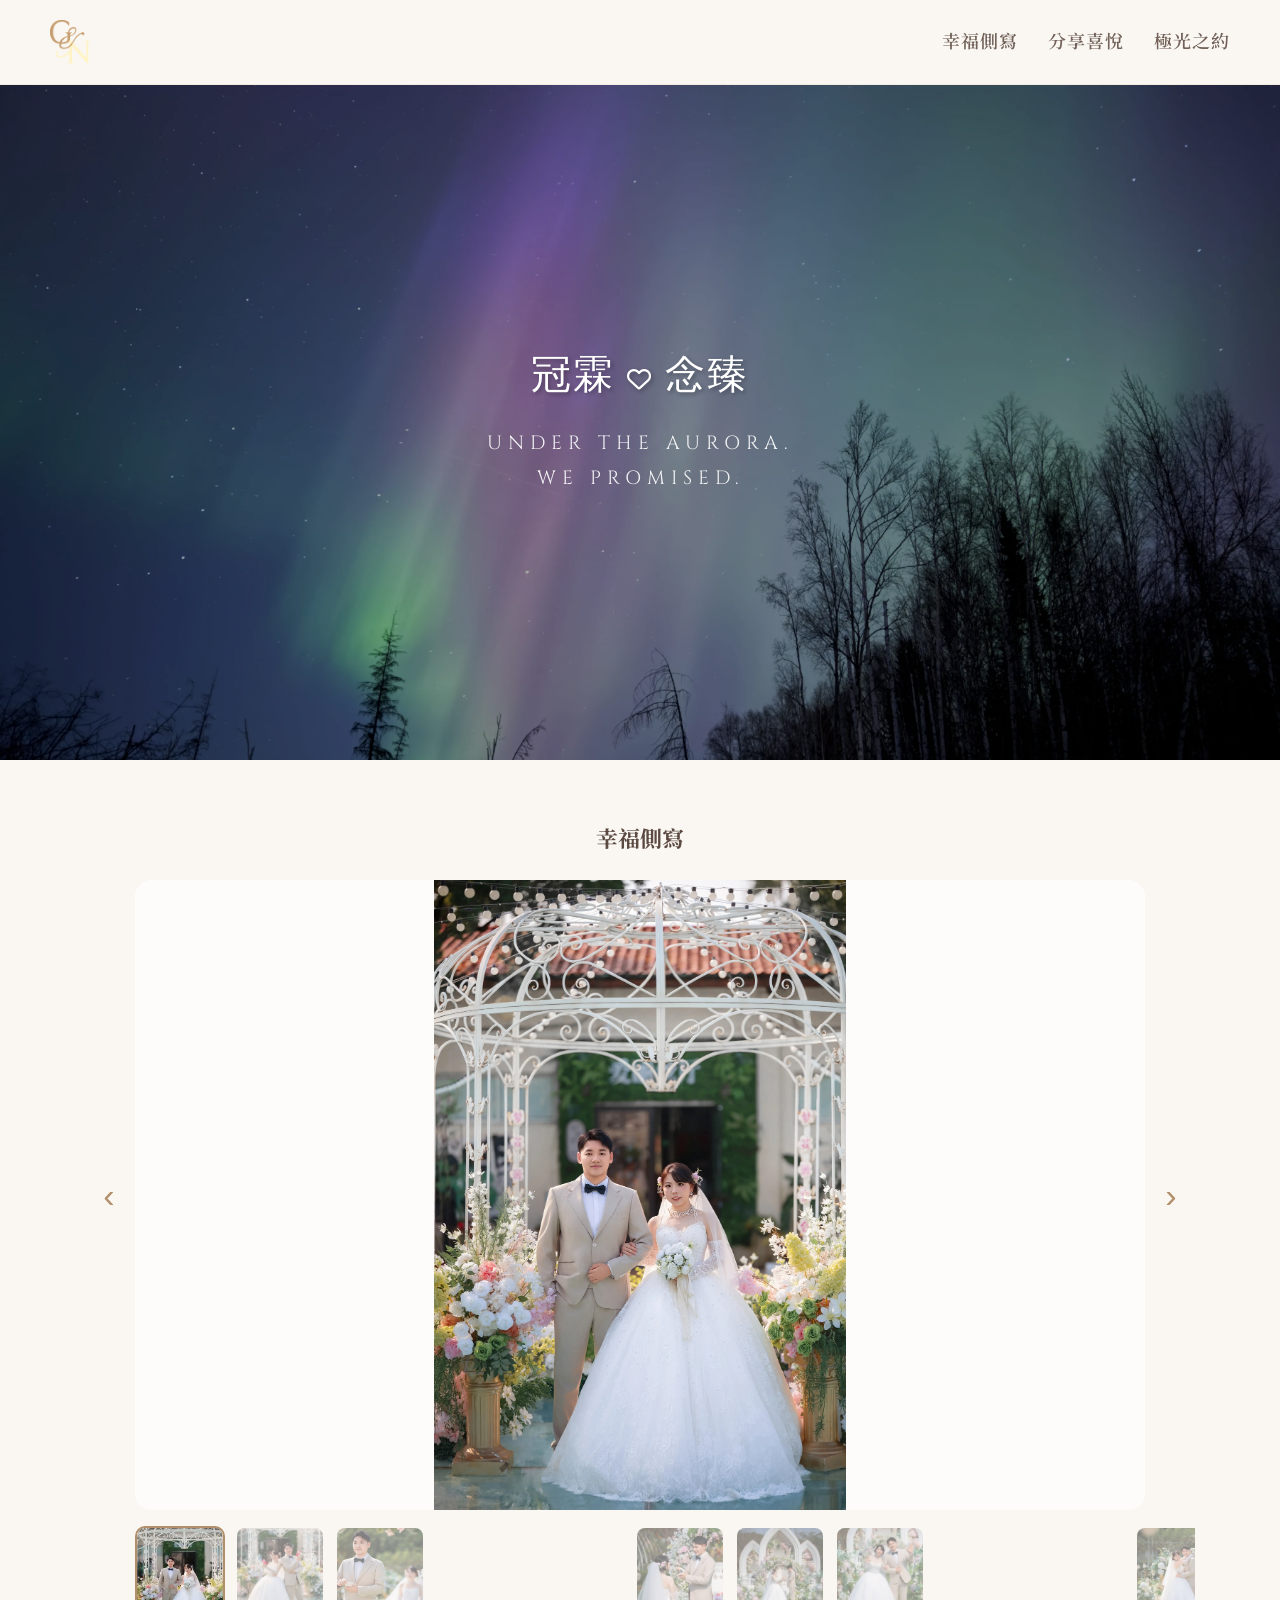
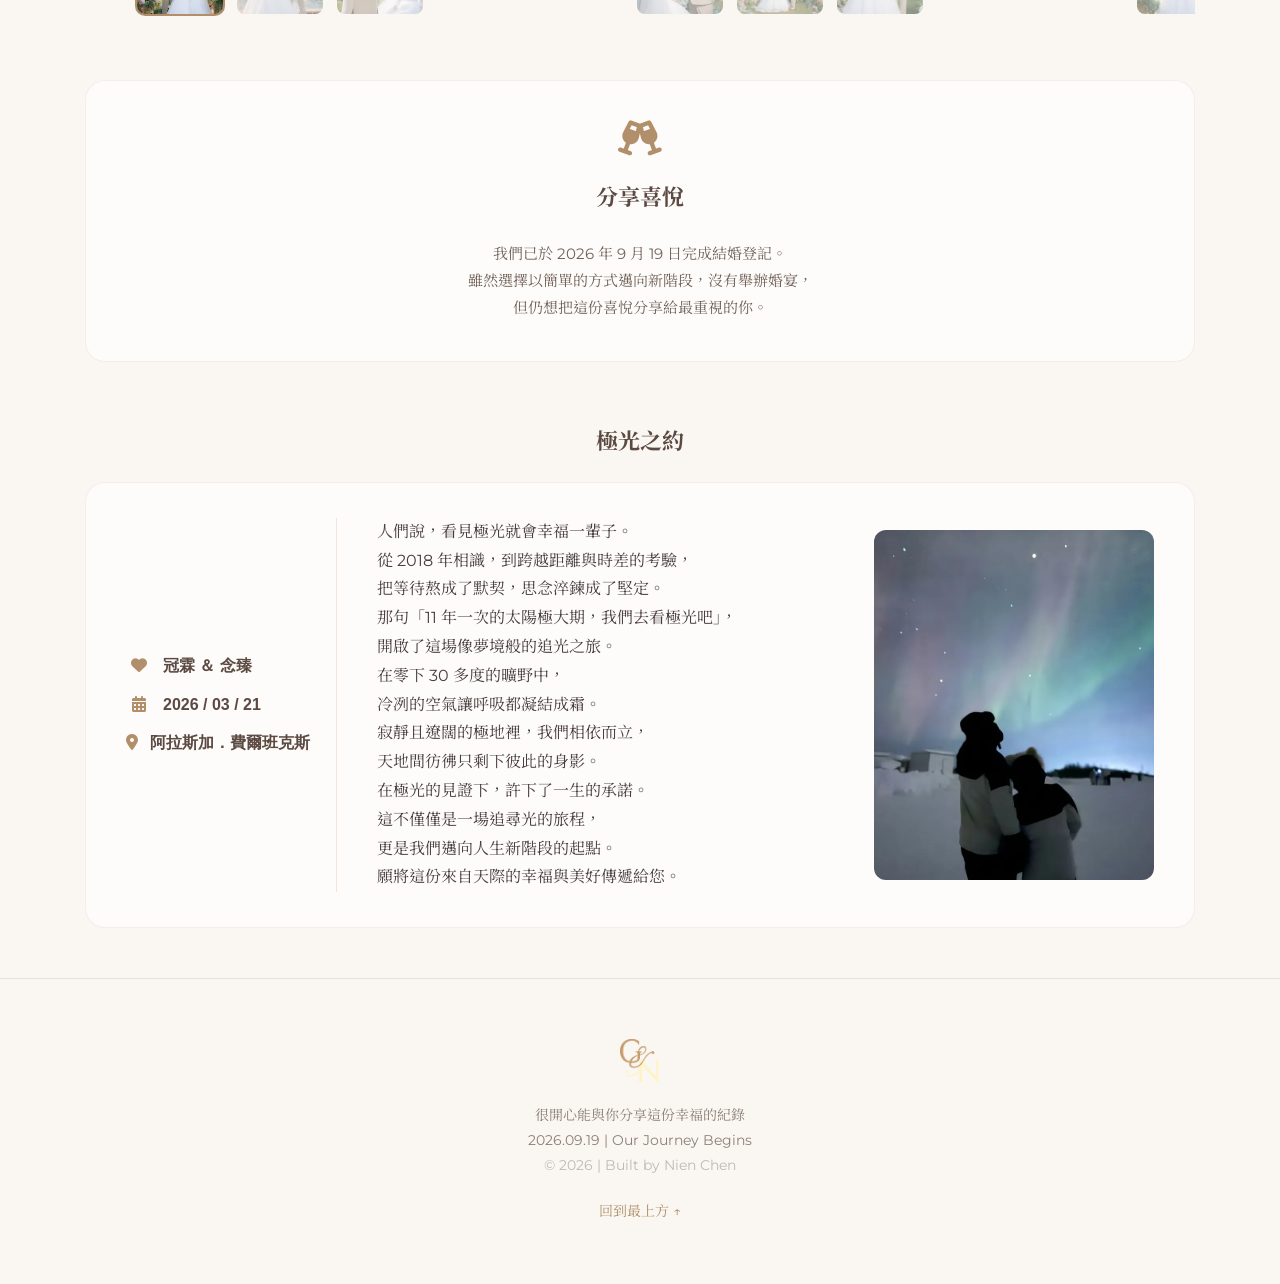
<file: index.html>
<!DOCTYPE html>
<html lang="zh-TW">
<head>
    <meta charset="UTF-8">
    <meta name="viewport" content="width=device-width, initial-scale=1.0">
    <title>冠霖 ＆ 念臻 ｜ 極光之約</title>
    <link href="https://fonts.googleapis.com/css2?family=Cinzel:wght@400;600;700&family=Noto+Serif+TC:wght@300;400;600;700&family=Montserrat:wght@300;400;500&display=swap" rel="stylesheet">
    <link rel="stylesheet" href="https://cdnjs.cloudflare.com/ajax/libs/font-awesome/6.5.1/css/all.min.css">
    <link rel="stylesheet" href="https://cdn.jsdelivr.net/npm/swiper@11/swiper-bundle.min.css"/>

    <style>
        /* ==================== 基礎 ==================== */
        * { box-sizing: border-box; margin: 0; padding: 0; }
        body { font-family: 'Montserrat', 'Noto Serif TC', serif; background-color: #faf7f2; color: #4a3e3d; line-height: 1.8; overflow-x: hidden; }
        .container { max-width: 1150px; margin: 0 auto; padding: 0 20px; }
        .section-title { font-size: 22px; margin: 40px 0 20px; text-align: center; color: #5c4a42; }

        /* ==================== Header ==================== */
        header { width: 100%; padding: 20px 50px; display: flex; justify-content: space-between; align-items: center; border-bottom: 1px solid rgba(224, 203, 189, 0.3); background: #faf7f2; }
        .logo img { width: 40px; height: auto; display: block; }
        nav { display: flex; gap: 30px; }
        nav a { text-decoration: none; color: #726259; font-size: 18px; font-weight: 600; transition: color 0.3s; letter-spacing: 1px; }
        nav a:hover { color: #b18f6a; }

        /* ==================== Hero ==================== */
        .hero-section { position: relative; width: 100%; height: 75vh; display: flex; flex-direction: column; justify-content: center; align-items: center; color: #fff; text-align: center; }
        .hero-bg { position: absolute; inset: 0; background: url('./aurora_1.webp') center/cover no-repeat; z-index: -1; }
        .hero-overlay { position: absolute; inset: 0; background: rgba(0, 0, 0, 0.35); z-index: 0; }
        .hero-content { position: relative; z-index: 1; padding: 20px; }
        .hero-names { font-family: 'Microsoft JhengHei', serif; font-size: 2.5rem; margin-bottom: 15px; letter-spacing: 2px; text-shadow: 2px 2px 4px rgba(0,0,0,0.3); }
        .hero-names i { font-size: 0.6em; display: inline-block; vertical-align: middle; }
        .hero-tagline { font-family: 'Cinzel', serif; font-size: 1.2rem; letter-spacing: 6px; margin-bottom: 10px; opacity: 0.9; }

        /* ==================== 喜餅介紹區塊（目前以註解停用，樣式保留） ==================== */
        .gift-section { margin: 35px auto; padding: 0; max-width: 800px; }
        .gift-note { background: rgba(255, 255, 255, 0.55); border: 1px dashed #d0c4ba; border-radius: 16px; padding: 25px 20px; text-align: center; }
        .gift-badge { display: inline-block; font-size: 0.85rem; color: #b18f6a; letter-spacing: 1px; margin-bottom: 6px; font-weight: 500; }
        .gift-title { font-size: 1.2rem; color: #4a4a4a; margin: 4px 0 8px 0; font-weight: 600; display: flex; align-items: center; justify-content: center; flex-wrap: wrap; gap: 6px; }
        .gift-title .brand-name { font-size: 0.95rem; color: #726259; font-weight: 500; }
        .gift-title .box-name { color: #b18f6a; font-weight: 700; font-size: 1.25rem; }
        .gift-quote { font-style: italic; font-size: 0.85rem; color: #7a7a7a; margin: 10px 0; font-family: 'Georgia', serif; }
        .gift-desc { font-size: 0.88rem; line-height: 1.75; color: #666; margin: 0; }

        /* ==================== 幸福側寫：主圖 ==================== */
        .gallery-message { font-size: 16px; text-align: center; color: #808080; }
        .gallery-top { max-width: 1400px; margin: 0 auto; padding: 20px 0 0; }
        .gallery-container { margin-bottom: 40px; }

        .gallery-main-wrap { position: relative; padding: 0 50px; }
        .gallery-main { width: 100%; }

        .gallery-item-link {
            display: flex; align-items: center; justify-content: center;
            width: 100%; height: clamp(360px, 70vh, 720px);
            border-radius: 16px; overflow: hidden;
            background: #fdfcfa;   /* 不透明（等同白色 60% 疊在頁面底色上），避免橫圖兩側的留白透出底下的照片 */
            cursor: zoom-in;
        }
        .gallery-item-link img { width: 100%; height: 100%; object-fit: contain; display: block; }

        .gallery-arrow {
            position: absolute; top: 50%; z-index: 10; transform: translateY(-50%);
            width: 40px; height: 40px; border: 0; border-radius: 50%;
            background: transparent; color: #b18f6a; font-size: 34px; line-height: 1;
            display: flex; align-items: center; justify-content: center; cursor: pointer;
            -webkit-tap-highlight-color: transparent;
        }
        .gallery-arrow:hover { background: rgba(177, 143, 106, 0.12); }
        .gallery-prev { left: 4px; }
        .gallery-next { right: 4px; }

        /* ==================== 幸福側寫：縮圖 ==================== */
        .gallery-thumbs { width: 100%; padding: 16px 50px 4px; }
        .gallery-thumbs .swiper-slide {
            width: 90px; height: 90px;
            border-radius: 10px; overflow: hidden; cursor: pointer;
            border: 2px solid transparent; opacity: 0.5;
            transition: opacity 0.25s ease, border-color 0.25s ease;
        }
        .gallery-thumbs .swiper-slide:hover { opacity: 0.85; }
        .gallery-thumbs .swiper-slide.is-active { opacity: 1; border-color: #b18f6a; }
        .gallery-thumbs img { width: 100%; height: 100%; object-fit: cover; display: block; }

        /* ==================== 全螢幕檢視器 ==================== */
        .viewer {
            position: fixed; inset: 0; z-index: 9999; background: rgba(40, 32, 31, 0.96);
            visibility: hidden; opacity: 0; pointer-events: none; overscroll-behavior: contain;
            transition: opacity 0.2s ease, visibility 0s linear 0.2s;
        }
        .viewer.open { visibility: visible; opacity: 1; pointer-events: auto; transition: opacity 0.2s ease; }
        .viewer-stage { position: absolute; inset: 0; display: flex; align-items: center; justify-content: center; overflow: hidden; touch-action: none; }
        .viewer-stage img {
            max-width: 100%; max-height: 100%; object-fit: contain;
            user-select: none; -webkit-user-drag: none;
        }
        .viewer-btn {
            position: absolute; z-index: 20; border: 0; border-radius: 50%;
            background: rgba(255, 255, 255, 0.18); color: #fff; cursor: pointer;
            display: flex; align-items: center; justify-content: center;
            -webkit-tap-highlight-color: transparent;
        }
        .viewer-btn:hover { background: rgba(255, 255, 255, 0.32); }
        .viewer-close { right: 16px; top: calc(12px + env(safe-area-inset-top, 0px)); width: 44px; height: 44px; font-size: 22px; }
        .viewer-nav { top: 50%; transform: translateY(-50%); width: 48px; height: 48px; font-size: 30px; padding-bottom: 4px; }
        .viewer-prev { left: 14px; }
        .viewer-next { right: 14px; }
        .viewer-count {
            position: absolute; z-index: 20; left: 0; right: 0; bottom: calc(16px + env(safe-area-inset-bottom, 0px));
            text-align: center; color: #fff; font-size: 14px; letter-spacing: 2px; pointer-events: none;
        }

        /* ==================== 故事卡片 ==================== */
        .story-card { background: rgba(255, 255, 255, 0.6); padding: 20px; border-radius: 20px; border: 1px solid rgba(228, 203, 189, 0.3); }
        #announcement .story-card { display: block; text-align: center; padding: 40px 20px; }
        #announcement .story-card i { margin: 0 auto 20px auto; font-size: 35px; color: #b18f6a; }
        .story-info { display: flex; flex-direction: column; gap: 15px; padding-bottom: 20px; border-bottom: 1px solid rgba(228, 203, 189, 0.3); margin-bottom: 20px; }
        .info-item { display: flex; align-items: center; gap: 12px; }
        .info-icon { color: #b18f6a; width: 25px; text-align: center; }
        .info-text p { font-size: 16px; color: #5c4a42; font-weight: 600; font-family: -apple-system, BlinkMacSystemFont, "Segoe UI", Roboto, "Microsoft JhengHei", sans-serif; white-space: nowrap; }
        .story-content { white-space: nowrap; }
        .story-frame { width: 100%; margin-top: 20px; border-radius: 12px; overflow: hidden; aspect-ratio: 1 / 1; }
        .story-frame img { width: 100%; height: 100%; object-fit: cover; display: block; }

        /* 電腦版 (>= 1100px)：三欄橫向排版 */
        @media (min-width: 1100px) {
            .story-card { display: grid; grid-template-columns: 180px 1px auto 280px; gap: 30px; align-items: center; padding: 35px 40px; }
            .story-info { border-bottom: 0; justify-content: center; gap: 10px; margin-bottom: 0; padding-bottom: 0; }
            .divider { display: block; background-color: rgba(228, 203, 189, 0.5); width: 1px; height: 100%; }
            .story-content { padding: 0 10px; display: flex; flex-direction: column; justify-content: center; }
            .story-frame { margin-top: 0; width: 280px; aspect-ratio: 4 / 5; max-height: 380px; }
        }

        /* 窄螢幕 (< 1100px)：轉為單欄 */
        @media (max-width: 1099px) {
            .divider { display: none; }
            .story-card { display: flex; flex-direction: column; align-items: center; text-align: center; padding: 30px 20px; }
            .story-info { border-bottom: 1px solid rgba(228, 203, 189, 0.3); padding-bottom: 15px; margin-bottom: 15px; width: 100%; align-items: center; }
            .story-content { white-space: normal; text-align: center; }
            .story-frame { width: 100%; max-width: 320px; margin-top: 20px; }
        }

        /* 手機 (< 768px) */
        @media (max-width: 767px) {
            header { padding: 16px 20px; }
            nav { gap: 16px; }
            nav a { font-size: 15px; }
            .gallery-main-wrap { padding: 0 24px; }
            .gallery-item-link { height: clamp(300px, 60vh, 520px); }
            .gallery-arrow { width: 32px; height: 32px; font-size: 28px; }
            .gallery-prev { left: -2px; }
            .gallery-next { right: -2px; }
            .gallery-thumbs { padding: 12px 20px 4px; }
            .gallery-thumbs .swiper-slide { width: 64px; height: 64px; }
            .viewer-nav { width: 40px; height: 40px; font-size: 26px; }
            .viewer-prev { left: 8px; }
            .viewer-next { right: 8px; }
        }
    </style>
</head>

<body>
    <header>
        <section id="logo">
            <a href="#" class="logo"><img src="./logo.png" alt="logo"></a>
        </section>
        <nav>
            <a href="#gallery">幸福側寫</a>
            <a href="#announcement">分享喜悅</a>
            <a href="#story">極光之約</a>
            <!--<a href="#gift-box">關於禮盒</a>-->
        </nav>
    </header>

    <section class="hero-section">
        <div class="hero-bg"></div>
        <div class="hero-overlay"></div>
        <div class="hero-content">
            <div class="hero-names">冠霖 <i class="fa-regular fa-heart"></i> 念臻</div>
            <div class="hero-tagline">UNDER THE AURORA.<br class="mobile-break"> WE PROMISED.</div>
        </div>
    </section>

    <div class="container">

        <!-- 幸福側寫 -->
        <section id="gallery" class="gallery-top">
            <h2 class="section-title">幸福側寫</h2>
            <!-- <h4 class="gallery-message">♡ 婚紗照製作中，Coming Soon...♡</h4>-->
            <div class="gallery-container">
                <!-- 主圖：永遠一次一張 -->
                <div class="gallery-main-wrap">
                    <div class="swiper gallery-main">
                        <div class="swiper-wrapper" id="main-wrapper"></div>
                    </div>
                    <button type="button" class="gallery-arrow gallery-prev" id="gallery-prev" aria-label="上一張">‹</button>
                    <button type="button" class="gallery-arrow gallery-next" id="gallery-next" aria-label="下一張">›</button>
                </div>
                <!-- 縮圖滾軸 -->
                <div class="swiper gallery-thumbs">
                    <div class="swiper-wrapper" id="thumbs-wrapper"></div>
                </div>
            </div>
        </section>

        <section id="announcement" style="margin: 60px 0;">
            <div class="story-card">
                <i class="fa-solid fa-champagne-glasses"></i>
                <h3 style="font-family: 'Noto Serif TC', serif; font-size: 22px; color: #5c4a42; margin-bottom: 25px;">分享喜悅</h3>
                <p style="font-size: 15px; color: #726259; line-height: 1.8; max-width: 550px; margin: 0 auto;">
                    我們已於 2026 年 9 月 19 日完成結婚登記。<br>
                    雖然選擇以簡單的方式邁向新階段，沒有舉辦婚宴，<br>
                    但仍想把這份喜悅分享給最重視的你。<br>
                </p>
            </div>
        </section>

        <section id="story">
            <h2 class="section-title">極光之約</h2>
            <div class="story-card">
                <div class="story-info">
                    <div class="info-item"><div class="info-icon"><i class="fa-solid fa-heart"></i></div><div class="info-text"><p>冠霖 ＆ 念臻</p></div></div>
                    <div class="info-item"><div class="info-icon"><i class="fa-solid fa-calendar-days"></i></div><div class="info-text"><p>2026 / 03 / 21</p></div></div>
                    <div class="info-item"><div class="info-icon"><i class="fa-solid fa-location-dot"></i></div><div class="info-text"><p>阿拉斯加．費爾班克斯</p></div></div>
                </div>
                <div class="divider"></div>
                <div class="story-content">
                    <p>人們說，看見極光就會幸福一輩子。<br>
                        從 2018 年相識，到跨越距離與時差的考驗，<br>
                        把等待熬成了默契，思念淬鍊成了堅定。<br>
                        <span style="white-space: nowrap;">那句「11 年一次的太陽極大期，我們去看極光吧」，</span><br>
                        開啟了這場像夢境般的追光之旅。<br>
                        在零下 30 多度的曠野中，<br>
                        冷冽的空氣讓呼吸都凝結成霜。<br>
                        寂靜且遼闊的極地裡，我們相依而立，<br>
                        天地間彷彿只剩下彼此的身影。<br>
                        在極光的見證下，許下了一生的承諾。<br>
                        這不僅僅是一場追尋光的旅程，<br>
                        更是我們邁向人生新階段的起點。<br>
                        願將這份來自天際的幸福與美好傳遞給您。
                    </p>
                </div>
                <div class="story-frame"><img src="aurora_2.webp" alt="故事照" loading="lazy"></div>
            </div>
        </section>

       <!-- <section id="gift-box" class="gift-section">
            <div class="gift-note">
                <div class="gift-header">
                    <span class="gift-badge">♡ 關於我們的禮盒 ♡</span>
                    <h3 class="gift-title">卡柏蒂 CUPETIT ─《極光之約》</h3>
                    <span class="gift-brand">與數位藝術家 Damonxart 聯名創作</span>
                </div>

                <div class="gift-body">
                    <p class="gift-quote">“ When lights dance above, hearts find their way. ”</p>
                    <p class="gift-desc">
                        以極光的色彩與幾何光影交織，<br>構築超越現實的浪漫宇宙。<br>
                        宛如一封寫給宇宙的情書，<br>紀錄專屬於這座星空下的浪漫語境。
                    </p>
                </div>
            </div>
        </section>-->
    </div>

    <footer style="display: flex; flex-direction: column; align-items: center; text-align: center; padding: 60px 20px; color: #726259; border-top: 1px solid rgba(224, 203, 189, 0.5); margin-top: 50px;">
        <a href="#" class="logo" style="display: block; margin-bottom: 20px;">
            <img src="./logo.png" alt="logo" style="display: block;">
        </a>
        <p style="font-size: 14px; opacity: 0.8; margin-bottom: 20px;">
        很開心能與你分享這份幸福的紀錄<br>
        2026.09.19 | Our Journey Begins<br>
        <span style="color: #ADADAD;">© 2026 | Built by Nien Chen</span>
        </p>
        <a href="#logo" style="color: #b18f6a; text-decoration: none; font-size: 14px;">回到最上方 ↑</a>
    </footer>

    <!-- 全螢幕照片檢視器 -->
    <div class="viewer" id="viewer" aria-hidden="true">
        <div class="viewer-stage" id="viewer-stage">
            <img id="viewer-img" alt="" draggable="false">
        </div>
        <button type="button" class="viewer-btn viewer-close" id="viewer-close" aria-label="關閉">✕</button>
        <button type="button" class="viewer-btn viewer-nav viewer-prev" id="viewer-prev" aria-label="上一張">‹</button>
        <button type="button" class="viewer-btn viewer-nav viewer-next" id="viewer-next" aria-label="下一張">›</button>
        <div class="viewer-count" id="viewer-count"></div>
    </div>

    <script src="https://cdn.jsdelivr.net/npm/swiper@11/swiper-bundle.min.js"></script>
    <script>
    (function () {
        'use strict';

        /* ==================== 設定 ==================== */
        const TOTAL = 20;                             // 照片張數（./pic/pic1.webp ~ pic20.webp）
        const SLIDE_MS = 600;                         // 主圖換張動畫時間
        const photo = i => `./pic/pic${i + 1}.webp`;        // 大圖（主圖、放大檢視）
        const thumb = i => `./pic/thumb/pic${i + 1}.webp`;  // 小圖（縮圖列），找不到時自動改用大圖
        const $ = id => document.getElementById(id);

        /* ==================== 1. 渲染主圖與縮圖 ==================== */
        let mainHTML = '', thumbsHTML = '';
        for (let i = 0; i < TOTAL; i++) {
            mainHTML += `
                <div class="swiper-slide">
                    <a href="${photo(i)}" class="gallery-item-link" data-index="${i}">
                        <img src="${photo(i)}" alt="回憶 ${i + 1}" decoding="async"${i === 0 ? '' : ' loading="lazy"'}>
                    </a>
                </div>`;
            thumbsHTML += `
                <div class="swiper-slide" data-index="${i}">
                    <img src="${thumb(i)}" alt="縮圖 ${i + 1}" loading="lazy" decoding="async"
                         onerror="this.onerror=null;this.src='${photo(i)}'">
                </div>`;
        }
        $('main-wrapper').innerHTML = mainHTML;
        $('thumbs-wrapper').innerHTML = thumbsHTML;

        /* ==================== 2. 主圖輪播（無限循環、一次一張） ==================== */
        const mainSwiper = new Swiper('.gallery-main', {
            loop: true,
            slidesPerView: 1,
            spaceBetween: 20,
            speed: SLIDE_MS
        });

        const thumbsSwiper = new Swiper('.gallery-thumbs', {
            slidesPerView: 'auto',
            spaceBetween: 10,
            freeMode: true
        });

        const thumbEls = document.querySelectorAll('.gallery-thumbs .swiper-slide');
        let jumping = false;

        function highlightThumb(idx) {
            thumbEls.forEach((el, i) => el.classList.toggle('is-active', i === idx));
            thumbsSwiper.slideTo(idx, 300);
        }
        mainSwiper.on('slideChange', () => highlightThumb(mainSwiper.realIndex));
        highlightThumb(0);

        /* 左右箭頭 */
        $('gallery-prev').addEventListener('click', () => { if (!jumping) mainSwiper.slidePrev(SLIDE_MS); });
        $('gallery-next').addEventListener('click', () => { if (!jumping) mainSwiper.slideNext(SLIDE_MS); });

        /* 點縮圖：永遠以「往下一張」的方向滑過去（不倒退、不經過中間的照片） */
        async function goForwardTo(target) {
            const cur = mainSwiper.realIndex;
            if (jumping || target === cur) return;

            if ((target - cur + TOTAL) % TOTAL === 1) {   // 剛好是下一張
                mainSwiper.slideNext(SLIDE_MS);
                return;
            }

            jumping = true;
            highlightThumb(target);

            // 先確定目標照片已載入，避免滑進來時是空白
            const pre = new Image();
            pre.src = photo(target);
            try { await pre.decode(); } catch (e) { /* 載入失敗就照常繼續 */ }

            const host = document.querySelector('.gallery-main');
            const step = mainSwiper.width + 20;           // 20 = spaceBetween
            const source = document.querySelector(
                `.gallery-main .swiper-slide:not(.swiper-slide-duplicate) a[data-index="${target}"]`
            );

            // 在主圖上疊一層目標照片從右邊滑進來，目前這張同步往左滑出
            const overlay = document.createElement('div');
            overlay.style.cssText = 'position:absolute;inset:0;z-index:5;pointer-events:none;';
            overlay.appendChild(source.cloneNode(true));
            host.appendChild(overlay);

            const ease = 'cubic-bezier(0.22, 0.61, 0.36, 1)';
            mainSwiper.wrapperEl.animate(
                [{ translate: '0px 0px' }, { translate: `${-step}px 0px` }],
                { duration: SLIDE_MS, easing: ease }
            );
            const anim = overlay.animate(
                [{ transform: `translateX(${step}px)` }, { transform: 'translateX(0)' }],
                { duration: SLIDE_MS, easing: ease, fill: 'forwards' }
            );

            // 結束後在覆蓋圖底下悄悄切到真正的那一張，再移除覆蓋圖
            anim.onfinish = () => {
                mainSwiper.slideToLoop(target, 0, false);
                requestAnimationFrame(() => requestAnimationFrame(() => {
                    overlay.remove();
                    jumping = false;
                    highlightThumb(mainSwiper.realIndex);
                }));
            };
        }
        thumbEls.forEach((el, i) => el.addEventListener('click', () => goForwardTo(i)));

        /* ==================== 3. 全螢幕檢視器 ==================== */
        const viewer = $('viewer');
        const stage = $('viewer-stage');
        const vImg = $('viewer-img');
        const vCount = $('viewer-count');

        let vIndex = 0;                 // 目前檢視的照片
        let scale = 1, tx = 0, ty = 0;  // 縮放與位移

        const clamp = (v, min, max) => Math.max(min, Math.min(max, v));

        function applyTransform() {
            vImg.style.transform = `translate(${tx}px, ${ty}px) scale(${scale})`;
        }
        function limitPan() {
            const maxX = Math.max(0, (vImg.clientWidth * scale - stage.clientWidth) / 2);
            const maxY = Math.max(0, (vImg.clientHeight * scale - stage.clientHeight) / 2);
            tx = clamp(tx, -maxX, maxX);
            ty = clamp(ty, -maxY, maxY);
        }
        function resetZoom() {
            scale = 1; tx = 0; ty = 0;
            applyTransform();
        }
        function preload(i) { new Image().src = photo((i + TOTAL) % TOTAL); }

        function showPhoto(i, dir) {
            vIndex = i;
            vImg.src = photo(i);
            vImg.alt = `回憶 ${i + 1}`;
            vCount.textContent = `${i + 1} / ${TOTAL}`;
            resetZoom();
            if (dir) {
                vImg.animate(
                    [{ opacity: 0, transform: `translateX(${dir * 60}px)` }, { opacity: 1, transform: 'translateX(0)' }],
                    { duration: 220, easing: 'ease-out' }
                );
            }
            preload(i + 1);
            preload(i - 1);
        }
        function step(dir) { showPhoto((vIndex + dir + TOTAL) % TOTAL, dir); }

        async function openViewer(i) {
            showPhoto(i, 0);
            try { await vImg.decode(); } catch (e) { /* 解碼失敗就照常顯示 */ }
            viewer.classList.add('open');
            viewer.setAttribute('aria-hidden', 'false');
        }
        function closeViewer() {
            viewer.classList.remove('open');
            viewer.setAttribute('aria-hidden', 'true');
            const i = vIndex;
            if (i !== mainSwiper.realIndex) {             // 淡出結束後才同步主圖，避免動畫期間重排
                setTimeout(() => mainSwiper.slideToLoop(i, 0), 220);
            }
        }

        /* 點主圖開啟檢視器（含循環複製出來的頁面） */
        document.querySelector('.gallery-main').addEventListener('click', e => {
            const link = e.target.closest('a.gallery-item-link');
            if (!link) return;
            e.preventDefault();
            openViewer(Number(link.dataset.index));
        });

        /* 按鈕與鍵盤 */
        $('viewer-close').addEventListener('click', closeViewer);
        $('viewer-prev').addEventListener('click', () => step(-1));
        $('viewer-next').addEventListener('click', () => step(1));
        document.addEventListener('keydown', e => {
            if (!viewer.classList.contains('open')) return;
            if (e.key === 'Escape') closeViewer();
            else if (e.key === 'ArrowLeft') step(-1);
            else if (e.key === 'ArrowRight') step(1);
        });

        /* 手勢：單指左右滑＝換張、雙指＝縮放、放大後單指＝拖曳、連點兩下＝放大/還原 */
        const pointers = new Map();
        let gesture = null;
        let lastTapTime = 0;

        function beginGesture() {
            const pts = [...pointers.values()];
            gesture = {
                count: pts.length,
                time: Date.now(),
                x: pts[0].x, y: pts[0].y,
                dx: 0, dy: 0,
                tx, ty, scale,
                dist: pts.length >= 2 ? Math.hypot(pts[0].x - pts[1].x, pts[0].y - pts[1].y) : 0,
                moved: false
            };
        }

        function toggleZoom(cx, cy) {
            if (scale > 1) { resetZoom(); return; }
            const r = stage.getBoundingClientRect();
            scale = 2.5;
            tx = (r.left + r.width / 2 - cx) * (scale - 1);
            ty = (r.top + r.height / 2 - cy) * (scale - 1);
            limitPan();
            applyTransform();
        }

        stage.addEventListener('pointerdown', e => {
            stage.setPointerCapture(e.pointerId);
            pointers.set(e.pointerId, { x: e.clientX, y: e.clientY });
            beginGesture();
        });

        stage.addEventListener('pointermove', e => {
            if (!pointers.has(e.pointerId) || !gesture) return;
            pointers.set(e.pointerId, { x: e.clientX, y: e.clientY });
            const pts = [...pointers.values()];

            if (pts.length >= 2) {                         // 雙指縮放
                const d = Math.hypot(pts[0].x - pts[1].x, pts[0].y - pts[1].y);
                scale = clamp(gesture.scale * d / (gesture.dist || d), 1, 4);
                limitPan();
                applyTransform();
                gesture.moved = true;
            } else {                                       // 單指
                gesture.dx = pts[0].x - gesture.x;
                gesture.dy = pts[0].y - gesture.y;
                if (Math.hypot(gesture.dx, gesture.dy) > 8) gesture.moved = true;
                if (scale > 1) {                           // 放大後拖曳
                    tx = gesture.tx + gesture.dx;
                    ty = gesture.ty + gesture.dy;
                    limitPan();
                    applyTransform();
                }
            }
        });

        function endPointer(e, cancelled) {
            if (!pointers.has(e.pointerId)) return;
            pointers.delete(e.pointerId);

            if (pointers.size > 0) {                       // 還有手指在螢幕上，重新計算基準
                beginGesture();
                gesture.moved = true;
                return;
            }
            if (!gesture) return;
            const g = gesture;
            gesture = null;

            if (scale < 1.05) resetZoom();
            if (cancelled) return;

            if (!g.moved && Date.now() - g.time < 300) {   // 點一下 → 偵測連點兩下
                const now = Date.now();
                if (now - lastTapTime < 300) { toggleZoom(e.clientX, e.clientY); lastTapTime = 0; }
                else lastTapTime = now;
            } else if (scale === 1 && g.count === 1 && Math.abs(g.dx) > 50 && Math.abs(g.dx) > Math.abs(g.dy) * 1.5) {
                step(g.dx < 0 ? 1 : -1);                   // 左滑＝下一張、右滑＝上一張
            }
        }
        stage.addEventListener('pointerup', e => endPointer(e, false));
        stage.addEventListener('pointercancel', e => endPointer(e, true));

        /* 電腦滾輪縮放 */
        stage.addEventListener('wheel', e => {
            e.preventDefault();
            scale = clamp(scale * (e.deltaY < 0 ? 1.15 : 1 / 1.15), 1, 4);
            if (scale < 1.02) { scale = 1; tx = 0; ty = 0; }
            limitPan();
            applyTransform();
        }, { passive: false });
    })();
    </script>
</body>
</html>
</file>
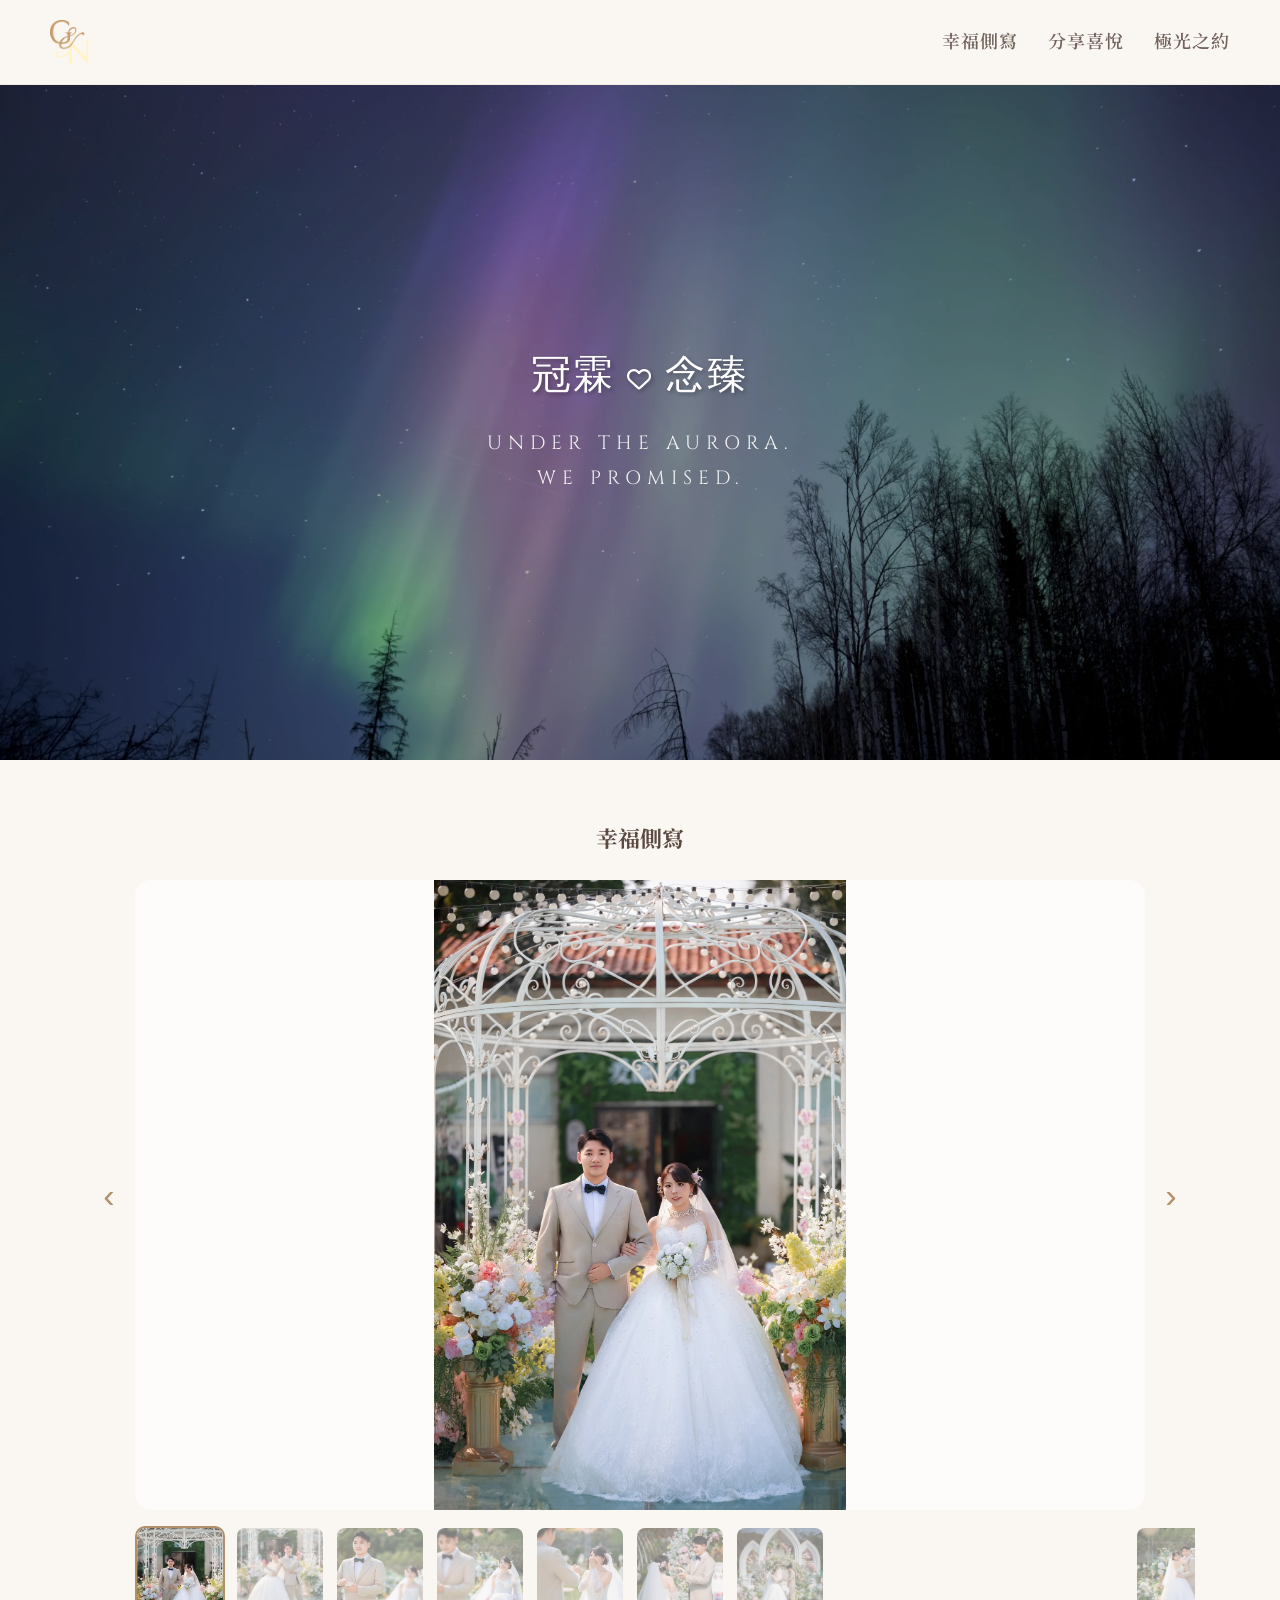
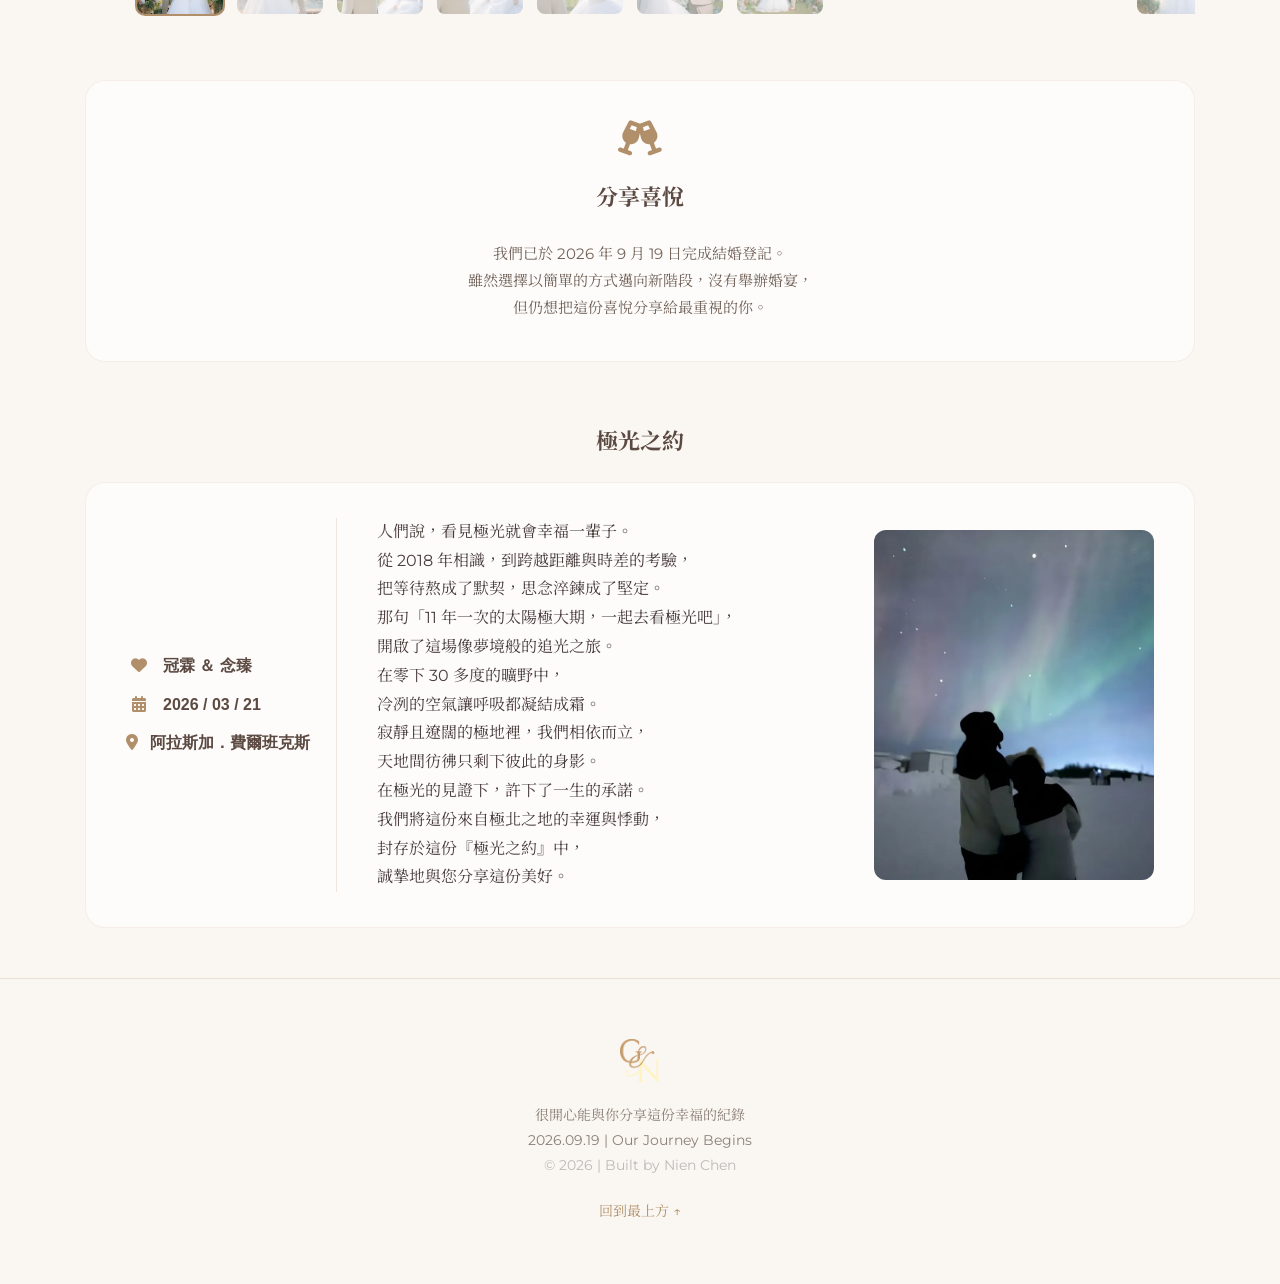
<file: full.html>
<!DOCTYPE html>
<html lang="zh-TW">
<head>
    <meta charset="UTF-8">
    <meta name="viewport" content="width=device-width, initial-scale=1.0">
    <title>冠霖 ＆ 念臻 ｜ 極光之約</title>
    <link href="https://fonts.googleapis.com/css2?family=Cinzel:wght@400;600;700&family=Noto+Serif+TC:wght@300;400;600;700&family=Montserrat:wght@300;400;500&display=swap" rel="stylesheet">
    <link rel="stylesheet" href="https://cdnjs.cloudflare.com/ajax/libs/font-awesome/6.5.1/css/all.min.css">
    <link rel="stylesheet" href="https://cdn.jsdelivr.net/npm/swiper@11/swiper-bundle.min.css"/>

    <style>
        /* ==================== 基礎 ==================== */
        * { box-sizing: border-box; margin: 0; padding: 0; }
        body { font-family: 'Montserrat', 'Noto Serif TC', serif; background-color: #faf7f2; color: #4a3e3d; line-height: 1.8; overflow-x: hidden; }
        .container { max-width: 1150px; margin: 0 auto; padding: 0 20px; }
        .section-title { font-size: 22px; margin: 40px 0 20px; text-align: center; color: #5c4a42; }

        /* ==================== Header ==================== */
        header { width: 100%; padding: 20px 50px; display: flex; justify-content: space-between; align-items: center; border-bottom: 1px solid rgba(224, 203, 189, 0.3); background: #faf7f2; }
        .logo img { width: 40px; height: auto; display: block; }
        nav { display: flex; gap: 30px; }
        nav a { text-decoration: none; color: #726259; font-size: 18px; font-weight: 600; transition: color 0.3s; letter-spacing: 1px; }
        nav a:hover { color: #b18f6a; }

        /* ==================== Hero ==================== */
        .hero-section { position: relative; width: 100%; height: 75vh; display: flex; flex-direction: column; justify-content: center; align-items: center; color: #fff; text-align: center; }
        .hero-bg { position: absolute; inset: 0; background: url('./aurora_1.webp') center/cover no-repeat; z-index: -1; }
        .hero-overlay { position: absolute; inset: 0; background: rgba(0, 0, 0, 0.35); z-index: 0; }
        .hero-content { position: relative; z-index: 1; padding: 20px; }
        .hero-names { font-family: 'Microsoft JhengHei', serif; font-size: 2.5rem; margin-bottom: 15px; letter-spacing: 2px; text-shadow: 2px 2px 4px rgba(0,0,0,0.3); }
        .hero-names i { font-size: 0.6em; display: inline-block; vertical-align: middle; }
        .hero-tagline { font-family: 'Cinzel', serif; font-size: 1.2rem; letter-spacing: 6px; margin-bottom: 10px; opacity: 0.9; }

        /* ==================== 喜餅介紹區塊（目前以註解停用，樣式保留） ==================== */
        .gift-section { margin: 35px auto; padding: 0; max-width: 800px; }
        .gift-note { background: rgba(255, 255, 255, 0.55); border: 1px dashed #d0c4ba; border-radius: 16px; padding: 25px 20px; text-align: center; }
        .gift-badge { display: inline-block; font-size: 0.85rem; color: #b18f6a; letter-spacing: 1px; margin-bottom: 6px; font-weight: 500; }
        .gift-title { font-size: 1.2rem; color: #4a4a4a; margin: 4px 0 8px 0; font-weight: 600; display: flex; align-items: center; justify-content: center; flex-wrap: wrap; gap: 6px; }
        .gift-title .brand-name { font-size: 0.95rem; color: #726259; font-weight: 500; }
        .gift-title .box-name { color: #b18f6a; font-weight: 700; font-size: 1.25rem; }
        .gift-quote { font-style: italic; font-size: 0.85rem; color: #7a7a7a; margin: 10px 0; font-family: 'Georgia', serif; }
        .gift-desc { font-size: 0.88rem; line-height: 1.75; color: #666; margin: 0; }

        /* ==================== 幸福側寫：主圖 ==================== */
        .gallery-message { font-size: 16px; text-align: center; color: #808080; }
        .gallery-top { max-width: 1400px; margin: 0 auto; padding: 20px 0 0; }
        .gallery-container { margin-bottom: 40px; }

        .gallery-main-wrap { position: relative; padding: 0 50px; }
        .gallery-main { width: 100%; }

        .gallery-item-link {
            display: flex; align-items: center; justify-content: center;
            width: 100%; height: clamp(360px, 70vh, 720px);
            border-radius: 16px; overflow: hidden;
            background: #fdfcfa;   /* 不透明（等同白色 60% 疊在頁面底色上），避免橫圖兩側的留白透出底下的照片 */
            cursor: zoom-in;
        }
        .gallery-item-link img { width: 100%; height: 100%; object-fit: contain; display: block; }

        .gallery-arrow {
            position: absolute; top: 50%; z-index: 10; transform: translateY(-50%);
            width: 40px; height: 40px; border: 0; border-radius: 50%;
            background: transparent; color: #b18f6a; font-size: 34px; line-height: 1;
            display: flex; align-items: center; justify-content: center; cursor: pointer;
            -webkit-tap-highlight-color: transparent;
        }
        .gallery-arrow:hover { background: rgba(177, 143, 106, 0.12); }
        .gallery-prev { left: 4px; }
        .gallery-next { right: 4px; }

        /* ==================== 幸福側寫：縮圖 ==================== */
        .gallery-thumbs { width: 100%; padding: 16px 50px 4px; }
        .gallery-thumbs .swiper-slide {
            width: 90px; height: 90px;
            border-radius: 10px; overflow: hidden; cursor: pointer;
            border: 2px solid transparent; opacity: 0.5;
            transition: opacity 0.25s ease, border-color 0.25s ease;
        }
        .gallery-thumbs .swiper-slide:hover { opacity: 0.85; }
        .gallery-thumbs .swiper-slide.is-active { opacity: 1; border-color: #b18f6a; }
        .gallery-thumbs img { width: 100%; height: 100%; object-fit: cover; display: block; }

        /* ==================== 全螢幕檢視器 ==================== */
        .viewer {
            position: fixed; inset: 0; z-index: 9999; background: rgba(40, 32, 31, 0.96);
            visibility: hidden; opacity: 0; pointer-events: none; overscroll-behavior: contain;
            transition: opacity 0.2s ease, visibility 0s linear 0.2s;
        }
        .viewer.open { visibility: visible; opacity: 1; pointer-events: auto; transition: opacity 0.2s ease; }
        .viewer-stage { position: absolute; inset: 0; display: flex; align-items: center; justify-content: center; overflow: hidden; touch-action: none; }
        .viewer-stage img {
            max-width: 100%; max-height: 100%; object-fit: contain;
            user-select: none; -webkit-user-drag: none;
        }
        .viewer-btn {
            position: absolute; z-index: 20; border: 0; border-radius: 50%;
            background: rgba(255, 255, 255, 0.18); color: #fff; cursor: pointer;
            display: flex; align-items: center; justify-content: center;
            -webkit-tap-highlight-color: transparent;
        }
        .viewer-btn:hover { background: rgba(255, 255, 255, 0.32); }
        .viewer-close { right: 16px; top: calc(12px + env(safe-area-inset-top, 0px)); width: 44px; height: 44px; font-size: 22px; }
        .viewer-nav { top: 50%; transform: translateY(-50%); width: 48px; height: 48px; font-size: 30px; padding-bottom: 4px; }
        .viewer-prev { left: 14px; }
        .viewer-next { right: 14px; }
        .viewer-count {
            position: absolute; z-index: 20; left: 0; right: 0; bottom: calc(16px + env(safe-area-inset-bottom, 0px));
            text-align: center; color: #fff; font-size: 14px; letter-spacing: 2px; pointer-events: none;
        }

        /* ==================== 故事卡片 ==================== */
        .story-card { background: rgba(255, 255, 255, 0.6); padding: 20px; border-radius: 20px; border: 1px solid rgba(228, 203, 189, 0.3); }
        #announcement .story-card { display: block; text-align: center; padding: 40px 20px; }
        #announcement .story-card i { margin: 0 auto 20px auto; font-size: 35px; color: #b18f6a; }
        .story-info { display: flex; flex-direction: column; gap: 15px; padding-bottom: 20px; border-bottom: 1px solid rgba(228, 203, 189, 0.3); margin-bottom: 20px; }
        .info-item { display: flex; align-items: center; gap: 12px; }
        .info-icon { color: #b18f6a; width: 25px; text-align: center; }
        .info-text p { font-size: 16px; color: #5c4a42; font-weight: 600; font-family: -apple-system, BlinkMacSystemFont, "Segoe UI", Roboto, "Microsoft JhengHei", sans-serif; white-space: nowrap; }
        .story-content { white-space: nowrap; }
        .story-frame { width: 100%; margin-top: 20px; border-radius: 12px; overflow: hidden; aspect-ratio: 1 / 1; }
        .story-frame img { width: 100%; height: 100%; object-fit: cover; display: block; }

        /* 電腦版 (>= 1100px)：三欄橫向排版 */
        @media (min-width: 1100px) {
            .story-card { display: grid; grid-template-columns: 180px 1px auto 280px; gap: 30px; align-items: center; padding: 35px 40px; }
            .story-info { border-bottom: 0; justify-content: center; gap: 10px; margin-bottom: 0; padding-bottom: 0; }
            .divider { display: block; background-color: rgba(228, 203, 189, 0.5); width: 1px; height: 100%; }
            .story-content { padding: 0 10px; display: flex; flex-direction: column; justify-content: center; }
            .story-frame { margin-top: 0; width: 280px; aspect-ratio: 4 / 5; max-height: 380px; }
        }

        /* 窄螢幕 (< 1100px)：轉為單欄 */
        @media (max-width: 1099px) {
            .divider { display: none; }
            .story-card { display: flex; flex-direction: column; align-items: center; text-align: center; padding: 30px 20px; }
            .story-info { border-bottom: 1px solid rgba(228, 203, 189, 0.3); padding-bottom: 15px; margin-bottom: 15px; width: 100%; align-items: center; }
            .story-content { white-space: normal; text-align: center; }
            .story-frame { width: 100%; max-width: 320px; margin-top: 20px; }
        }

        /* 手機 (< 768px) */
        @media (max-width: 767px) {
            header { padding: 16px 20px; }
            nav { gap: 16px; }
            nav a { font-size: 15px; }
            .gallery-main-wrap { padding: 0 24px; }
            .gallery-item-link { height: clamp(300px, 60vh, 520px); }
            .gallery-arrow { width: 32px; height: 32px; font-size: 28px; }
            .gallery-prev { left: -2px; }
            .gallery-next { right: -2px; }
            .gallery-thumbs { padding: 12px 20px 4px; }
            .gallery-thumbs .swiper-slide { width: 64px; height: 64px; }
            .viewer-nav { width: 40px; height: 40px; font-size: 26px; }
            .viewer-prev { left: 8px; }
            .viewer-next { right: 8px; }
        }
    </style>
</head>

<body>
    <header>
        <section id="logo">
            <a href="#" class="logo"><img src="./logo.png" alt="logo"></a>
        </section>
        <nav>
            <a href="#gallery">幸福側寫</a>
            <a href="#announcement">分享喜悅</a>
            <a href="#story">極光之約</a>
            <!--<a href="#gift-box">關於禮盒</a>-->
        </nav>
    </header>

    <section class="hero-section">
        <div class="hero-bg"></div>
        <div class="hero-overlay"></div>
        <div class="hero-content">
            <div class="hero-names">冠霖 <i class="fa-regular fa-heart"></i> 念臻</div>
            <div class="hero-tagline">UNDER THE AURORA.<br class="mobile-break"> WE PROMISED.</div>
        </div>
    </section>

    <div class="container">

        <!-- 幸福側寫 -->
        <section id="gallery" class="gallery-top">
            <h2 class="section-title">幸福側寫</h2>
            <!-- <h4 class="gallery-message">♡ 婚紗照製作中，Coming Soon...♡</h4>-->
            <div class="gallery-container">
                <!-- 主圖：永遠一次一張 -->
                <div class="gallery-main-wrap">
                    <div class="swiper gallery-main">
                        <div class="swiper-wrapper" id="main-wrapper"></div>
                    </div>
                    <button type="button" class="gallery-arrow gallery-prev" id="gallery-prev" aria-label="上一張">‹</button>
                    <button type="button" class="gallery-arrow gallery-next" id="gallery-next" aria-label="下一張">›</button>
                </div>
                <!-- 縮圖滾軸 -->
                <div class="swiper gallery-thumbs">
                    <div class="swiper-wrapper" id="thumbs-wrapper"></div>
                </div>
            </div>
        </section>

        <section id="announcement" style="margin: 60px 0;">
            <div class="story-card">
                <i class="fa-solid fa-champagne-glasses"></i>
                <h3 style="font-family: 'Noto Serif TC', serif; font-size: 22px; color: #5c4a42; margin-bottom: 25px;">分享喜悅</h3>
                <p style="font-size: 15px; color: #726259; line-height: 1.8; max-width: 550px; margin: 0 auto;">
                    我們已於 2026 年 9 月 19 日完成結婚登記。<br>
                    雖然選擇以簡單的方式邁向新階段，沒有舉辦婚宴，<br>
                    但仍想把這份喜悅分享給最重視的你。<br>
                </p>
            </div>
        </section>

        <section id="story">
            <h2 class="section-title">極光之約</h2>
            <div class="story-card">
                <div class="story-info">
                    <div class="info-item"><div class="info-icon"><i class="fa-solid fa-heart"></i></div><div class="info-text"><p>冠霖 ＆ 念臻</p></div></div>
                    <div class="info-item"><div class="info-icon"><i class="fa-solid fa-calendar-days"></i></div><div class="info-text"><p>2026 / 03 / 21</p></div></div>
                    <div class="info-item"><div class="info-icon"><i class="fa-solid fa-location-dot"></i></div><div class="info-text"><p>阿拉斯加．費爾班克斯</p></div></div>
                </div>
                <div class="divider"></div>
                <div class="story-content">
                    <p>人們說，看見極光就會幸福一輩子。<br>
                        從 2018 年相識，到跨越距離與時差的考驗，<br>
                        把等待熬成了默契，思念淬鍊成了堅定。<br>
                        <span style="white-space: nowrap;">那句「11 年一次的太陽極大期，一起去看極光吧」，</span><br>
                        開啟了這場像夢境般的追光之旅。<br>
                        在零下 30 多度的曠野中，<br>
                        冷冽的空氣讓呼吸都凝結成霜。<br>
                        寂靜且遼闊的極地裡，我們相依而立，<br>
                        天地間彷彿只剩下彼此的身影。<br>
                        在極光的見證下，許下了一生的承諾。<br>
                        我們將這份來自極北之地的幸運與悸動，<br>
                        封存於這份『極光之約』中，<br>
                        誠摯地與您分享這份美好。
                    </p>
                </div>
                <div class="story-frame"><img src="aurora_2.webp" alt="故事照" loading="lazy"></div>
            </div>
        </section>

       <!-- <section id="gift-box" class="gift-section">
            <div class="gift-note">
                <div class="gift-header">
                    <span class="gift-badge">♡ 關於我們的禮盒 ♡</span>
                    <h3 class="gift-title">卡柏蒂 CUPETIT ─《極光之約》</h3>
                    <span class="gift-brand">與數位藝術家 Damonxart 聯名創作</span>
                </div>

                <div class="gift-body">
                    <p class="gift-quote">“ When lights dance above, hearts find their way. ”</p>
                    <p class="gift-desc">
                        以極光的色彩與幾何光影交織，<br>構築超越現實的浪漫宇宙。<br>
                        宛如一封寫給宇宙的情書，<br>紀錄專屬於這座星空下的浪漫語境。
                    </p>
                </div>
            </div>
        </section>-->
    </div>

    <footer style="display: flex; flex-direction: column; align-items: center; text-align: center; padding: 60px 20px; color: #726259; border-top: 1px solid rgba(224, 203, 189, 0.5); margin-top: 50px;">
        <a href="#" class="logo" style="display: block; margin-bottom: 20px;">
            <img src="./logo.png" alt="logo" style="display: block;">
        </a>
        <p style="font-size: 14px; opacity: 0.8; margin-bottom: 20px;">
        很開心能與你分享這份幸福的紀錄<br>
        2026.09.19 | Our Journey Begins<br>
        <span style="color: #ADADAD;">© 2026 | Built by Nien Chen</span>
        </p>
        <a href="#logo" style="color: #b18f6a; text-decoration: none; font-size: 14px;">回到最上方 ↑</a>
    </footer>

    <!-- 全螢幕照片檢視器 -->
    <div class="viewer" id="viewer" aria-hidden="true">
        <div class="viewer-stage" id="viewer-stage">
            <img id="viewer-img" alt="" draggable="false">
        </div>
        <button type="button" class="viewer-btn viewer-close" id="viewer-close" aria-label="關閉">✕</button>
        <button type="button" class="viewer-btn viewer-nav viewer-prev" id="viewer-prev" aria-label="上一張">‹</button>
        <button type="button" class="viewer-btn viewer-nav viewer-next" id="viewer-next" aria-label="下一張">›</button>
        <div class="viewer-count" id="viewer-count"></div>
    </div>

    <script src="https://cdn.jsdelivr.net/npm/swiper@11/swiper-bundle.min.js"></script>
    <script>
    (function () {
        'use strict';

        /* ==================== 設定 ==================== */
        const TOTAL = 20;                             // 照片張數（./pic/pic1.webp ~ pic20.webp）
        const SLIDE_MS = 600;                         // 主圖換張動畫時間
        const photo = i => `./pic/pic${i + 1}.webp`;        // 大圖（主圖、放大檢視）
        const thumb = i => `./pic/thumb/pic${i + 1}.webp`;  // 小圖（縮圖列），找不到時自動改用大圖
        const $ = id => document.getElementById(id);

        /* ==================== 1. 渲染主圖與縮圖 ==================== */
        let mainHTML = '', thumbsHTML = '';
        for (let i = 0; i < TOTAL; i++) {
            mainHTML += `
                <div class="swiper-slide">
                    <a href="${photo(i)}" class="gallery-item-link" data-index="${i}">
                        <img src="${photo(i)}" alt="回憶 ${i + 1}" decoding="async"${i === 0 ? '' : ' loading="lazy"'}>
                    </a>
                </div>`;
            thumbsHTML += `
                <div class="swiper-slide" data-index="${i}">
                    <img src="${thumb(i)}" alt="縮圖 ${i + 1}" loading="lazy" decoding="async"
                         onerror="this.onerror=null;this.src='${photo(i)}'">
                </div>`;
        }
        $('main-wrapper').innerHTML = mainHTML;
        $('thumbs-wrapper').innerHTML = thumbsHTML;

        /* ==================== 2. 主圖輪播（無限循環、一次一張） ==================== */
        const mainSwiper = new Swiper('.gallery-main', {
            loop: true,
            slidesPerView: 1,
            spaceBetween: 20,
            speed: SLIDE_MS
        });

        const thumbsSwiper = new Swiper('.gallery-thumbs', {
            slidesPerView: 'auto',
            spaceBetween: 10,
            freeMode: true
        });

        const thumbEls = document.querySelectorAll('.gallery-thumbs .swiper-slide');
        let jumping = false;

        function highlightThumb(idx) {
            thumbEls.forEach((el, i) => el.classList.toggle('is-active', i === idx));
            thumbsSwiper.slideTo(idx, 300);
        }
        mainSwiper.on('slideChange', () => highlightThumb(mainSwiper.realIndex));
        highlightThumb(0);

        /* 左右箭頭 */
        $('gallery-prev').addEventListener('click', () => { if (!jumping) mainSwiper.slidePrev(SLIDE_MS); });
        $('gallery-next').addEventListener('click', () => { if (!jumping) mainSwiper.slideNext(SLIDE_MS); });

        /* 點縮圖：永遠以「往下一張」的方向滑過去（不倒退、不經過中間的照片） */
        async function goForwardTo(target) {
            const cur = mainSwiper.realIndex;
            if (jumping || target === cur) return;

            if ((target - cur + TOTAL) % TOTAL === 1) {   // 剛好是下一張
                mainSwiper.slideNext(SLIDE_MS);
                return;
            }

            jumping = true;
            highlightThumb(target);

            // 先確定目標照片已載入，避免滑進來時是空白
            const pre = new Image();
            pre.src = photo(target);
            try { await pre.decode(); } catch (e) { /* 載入失敗就照常繼續 */ }

            const host = document.querySelector('.gallery-main');
            const step = mainSwiper.width + 20;           // 20 = spaceBetween
            const source = document.querySelector(
                `.gallery-main .swiper-slide:not(.swiper-slide-duplicate) a[data-index="${target}"]`
            );

            // 在主圖上疊一層目標照片從右邊滑進來，目前這張同步往左滑出
            const overlay = document.createElement('div');
            overlay.style.cssText = 'position:absolute;inset:0;z-index:5;pointer-events:none;';
            overlay.appendChild(source.cloneNode(true));
            host.appendChild(overlay);

            const ease = 'cubic-bezier(0.22, 0.61, 0.36, 1)';
            mainSwiper.wrapperEl.animate(
                [{ translate: '0px 0px' }, { translate: `${-step}px 0px` }],
                { duration: SLIDE_MS, easing: ease }
            );
            const anim = overlay.animate(
                [{ transform: `translateX(${step}px)` }, { transform: 'translateX(0)' }],
                { duration: SLIDE_MS, easing: ease, fill: 'forwards' }
            );

            // 結束後在覆蓋圖底下悄悄切到真正的那一張，再移除覆蓋圖
            anim.onfinish = () => {
                mainSwiper.slideToLoop(target, 0, false);
                requestAnimationFrame(() => requestAnimationFrame(() => {
                    overlay.remove();
                    jumping = false;
                    highlightThumb(mainSwiper.realIndex);
                }));
            };
        }
        thumbEls.forEach((el, i) => el.addEventListener('click', () => goForwardTo(i)));

        /* ==================== 3. 全螢幕檢視器 ==================== */
        const viewer = $('viewer');
        const stage = $('viewer-stage');
        const vImg = $('viewer-img');
        const vCount = $('viewer-count');

        let vIndex = 0;                 // 目前檢視的照片
        let scale = 1, tx = 0, ty = 0;  // 縮放與位移

        const clamp = (v, min, max) => Math.max(min, Math.min(max, v));

        function applyTransform() {
            vImg.style.transform = `translate(${tx}px, ${ty}px) scale(${scale})`;
        }
        function limitPan() {
            const maxX = Math.max(0, (vImg.clientWidth * scale - stage.clientWidth) / 2);
            const maxY = Math.max(0, (vImg.clientHeight * scale - stage.clientHeight) / 2);
            tx = clamp(tx, -maxX, maxX);
            ty = clamp(ty, -maxY, maxY);
        }
        function resetZoom() {
            scale = 1; tx = 0; ty = 0;
            applyTransform();
        }
        function preload(i) { new Image().src = photo((i + TOTAL) % TOTAL); }

        function showPhoto(i, dir) {
            vIndex = i;
            vImg.src = photo(i);
            vImg.alt = `回憶 ${i + 1}`;
            vCount.textContent = `${i + 1} / ${TOTAL}`;
            resetZoom();
            if (dir) {
                vImg.animate(
                    [{ opacity: 0, transform: `translateX(${dir * 60}px)` }, { opacity: 1, transform: 'translateX(0)' }],
                    { duration: 220, easing: 'ease-out' }
                );
            }
            preload(i + 1);
            preload(i - 1);
        }
        function step(dir) { showPhoto((vIndex + dir + TOTAL) % TOTAL, dir); }

        async function openViewer(i) {
            showPhoto(i, 0);
            try { await vImg.decode(); } catch (e) { /* 解碼失敗就照常顯示 */ }
            viewer.classList.add('open');
            viewer.setAttribute('aria-hidden', 'false');
        }
        function closeViewer() {
            viewer.classList.remove('open');
            viewer.setAttribute('aria-hidden', 'true');
            const i = vIndex;
            if (i !== mainSwiper.realIndex) {             // 淡出結束後才同步主圖，避免動畫期間重排
                setTimeout(() => mainSwiper.slideToLoop(i, 0), 220);
            }
        }

        /* 點主圖開啟檢視器（含循環複製出來的頁面） */
        document.querySelector('.gallery-main').addEventListener('click', e => {
            const link = e.target.closest('a.gallery-item-link');
            if (!link) return;
            e.preventDefault();
            openViewer(Number(link.dataset.index));
        });

        /* 按鈕與鍵盤 */
        $('viewer-close').addEventListener('click', closeViewer);
        $('viewer-prev').addEventListener('click', () => step(-1));
        $('viewer-next').addEventListener('click', () => step(1));
        document.addEventListener('keydown', e => {
            if (!viewer.classList.contains('open')) return;
            if (e.key === 'Escape') closeViewer();
            else if (e.key === 'ArrowLeft') step(-1);
            else if (e.key === 'ArrowRight') step(1);
        });

        /* 手勢：單指左右滑＝換張、雙指＝縮放、放大後單指＝拖曳、連點兩下＝放大/還原 */
        const pointers = new Map();
        let gesture = null;
        let lastTapTime = 0;

        function beginGesture() {
            const pts = [...pointers.values()];
            gesture = {
                count: pts.length,
                time: Date.now(),
                x: pts[0].x, y: pts[0].y,
                dx: 0, dy: 0,
                tx, ty, scale,
                dist: pts.length >= 2 ? Math.hypot(pts[0].x - pts[1].x, pts[0].y - pts[1].y) : 0,
                moved: false
            };
        }

        function toggleZoom(cx, cy) {
            if (scale > 1) { resetZoom(); return; }
            const r = stage.getBoundingClientRect();
            scale = 2.5;
            tx = (r.left + r.width / 2 - cx) * (scale - 1);
            ty = (r.top + r.height / 2 - cy) * (scale - 1);
            limitPan();
            applyTransform();
        }

        stage.addEventListener('pointerdown', e => {
            stage.setPointerCapture(e.pointerId);
            pointers.set(e.pointerId, { x: e.clientX, y: e.clientY });
            beginGesture();
        });

        stage.addEventListener('pointermove', e => {
            if (!pointers.has(e.pointerId) || !gesture) return;
            pointers.set(e.pointerId, { x: e.clientX, y: e.clientY });
            const pts = [...pointers.values()];

            if (pts.length >= 2) {                         // 雙指縮放
                const d = Math.hypot(pts[0].x - pts[1].x, pts[0].y - pts[1].y);
                scale = clamp(gesture.scale * d / (gesture.dist || d), 1, 4);
                limitPan();
                applyTransform();
                gesture.moved = true;
            } else {                                       // 單指
                gesture.dx = pts[0].x - gesture.x;
                gesture.dy = pts[0].y - gesture.y;
                if (Math.hypot(gesture.dx, gesture.dy) > 8) gesture.moved = true;
                if (scale > 1) {                           // 放大後拖曳
                    tx = gesture.tx + gesture.dx;
                    ty = gesture.ty + gesture.dy;
                    limitPan();
                    applyTransform();
                }
            }
        });

        function endPointer(e, cancelled) {
            if (!pointers.has(e.pointerId)) return;
            pointers.delete(e.pointerId);

            if (pointers.size > 0) {                       // 還有手指在螢幕上，重新計算基準
                beginGesture();
                gesture.moved = true;
                return;
            }
            if (!gesture) return;
            const g = gesture;
            gesture = null;

            if (scale < 1.05) resetZoom();
            if (cancelled) return;

            if (!g.moved && Date.now() - g.time < 300) {   // 點一下 → 偵測連點兩下
                const now = Date.now();
                if (now - lastTapTime < 300) { toggleZoom(e.clientX, e.clientY); lastTapTime = 0; }
                else lastTapTime = now;
            } else if (scale === 1 && g.count === 1 && Math.abs(g.dx) > 50 && Math.abs(g.dx) > Math.abs(g.dy) * 1.5) {
                step(g.dx < 0 ? 1 : -1);                   // 左滑＝下一張、右滑＝上一張
            }
        }
        stage.addEventListener('pointerup', e => endPointer(e, false));
        stage.addEventListener('pointercancel', e => endPointer(e, true));

        /* 電腦滾輪縮放 */
        stage.addEventListener('wheel', e => {
            e.preventDefault();
            scale = clamp(scale * (e.deltaY < 0 ? 1.15 : 1 / 1.15), 1, 4);
            if (scale < 1.02) { scale = 1; tx = 0; ty = 0; }
            limitPan();
            applyTransform();
        }, { passive: false });
    })();
    </script>
</body>
</html>
</file>
